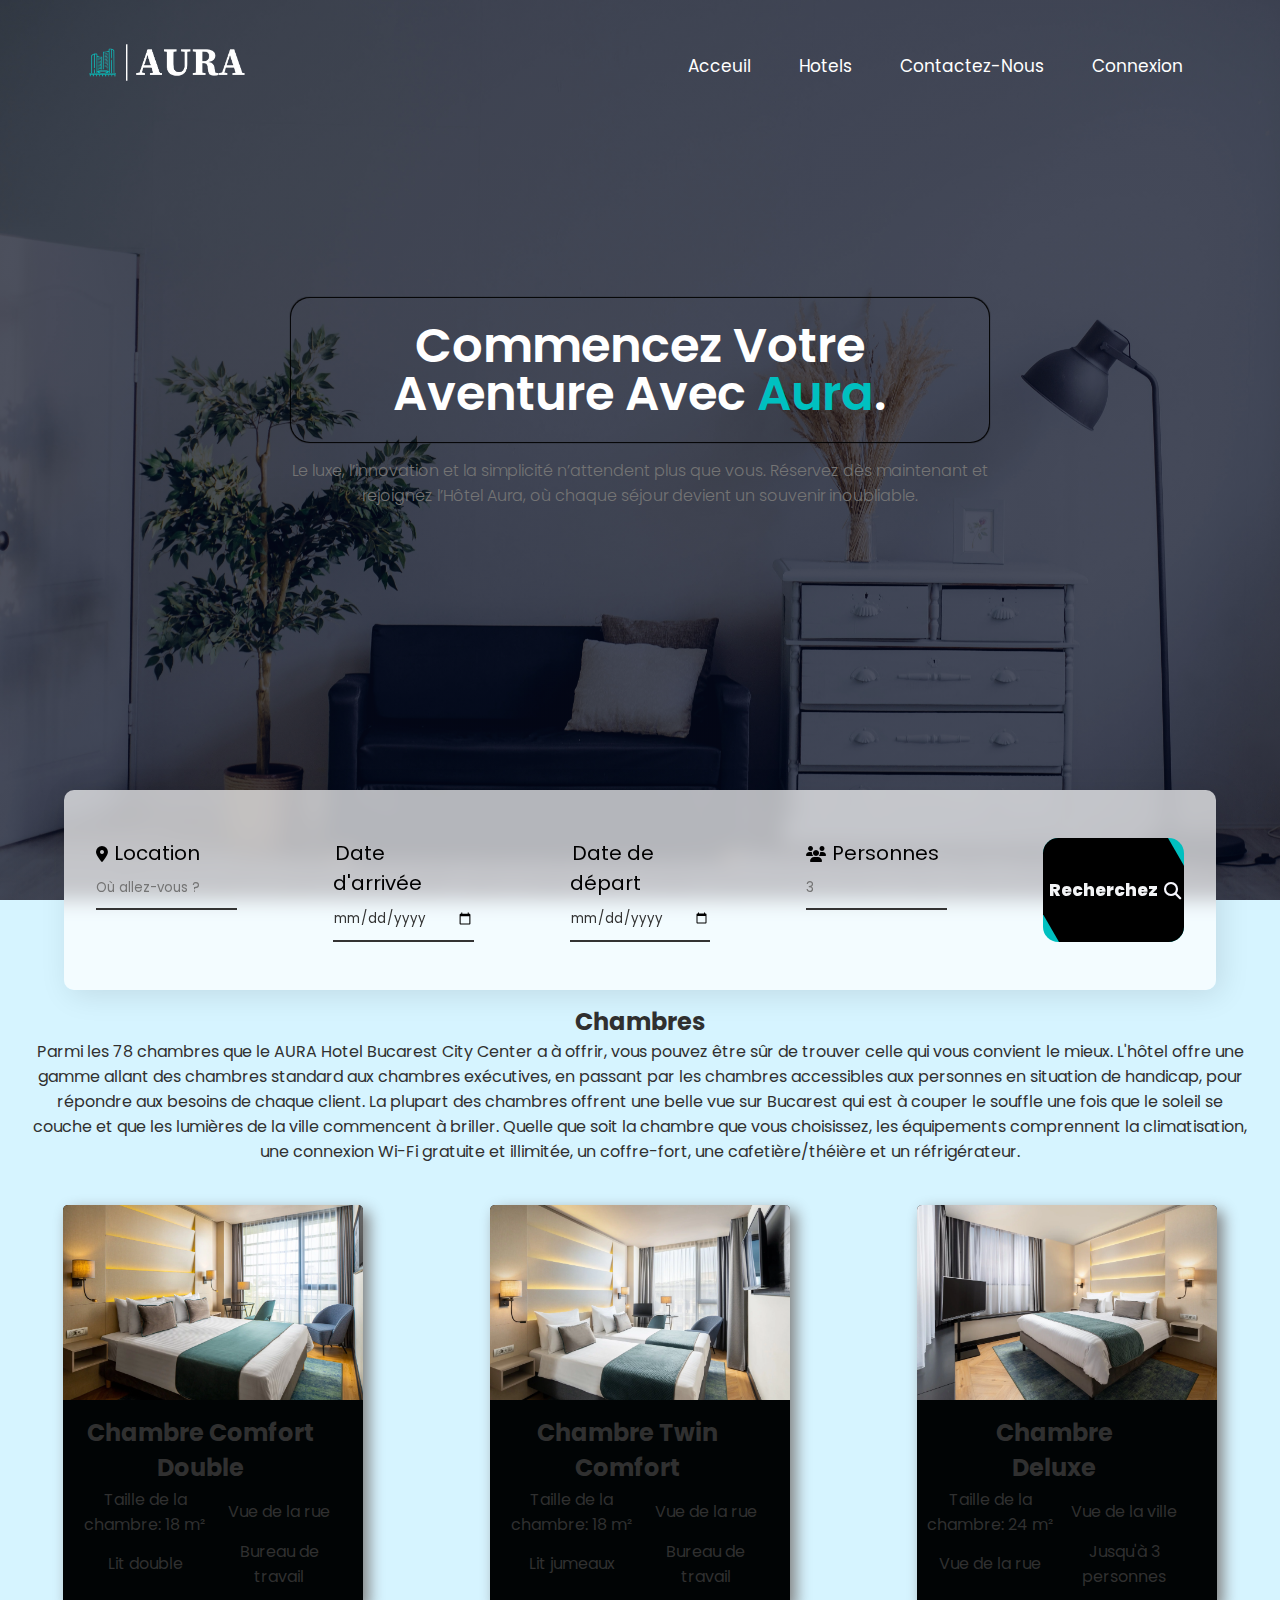
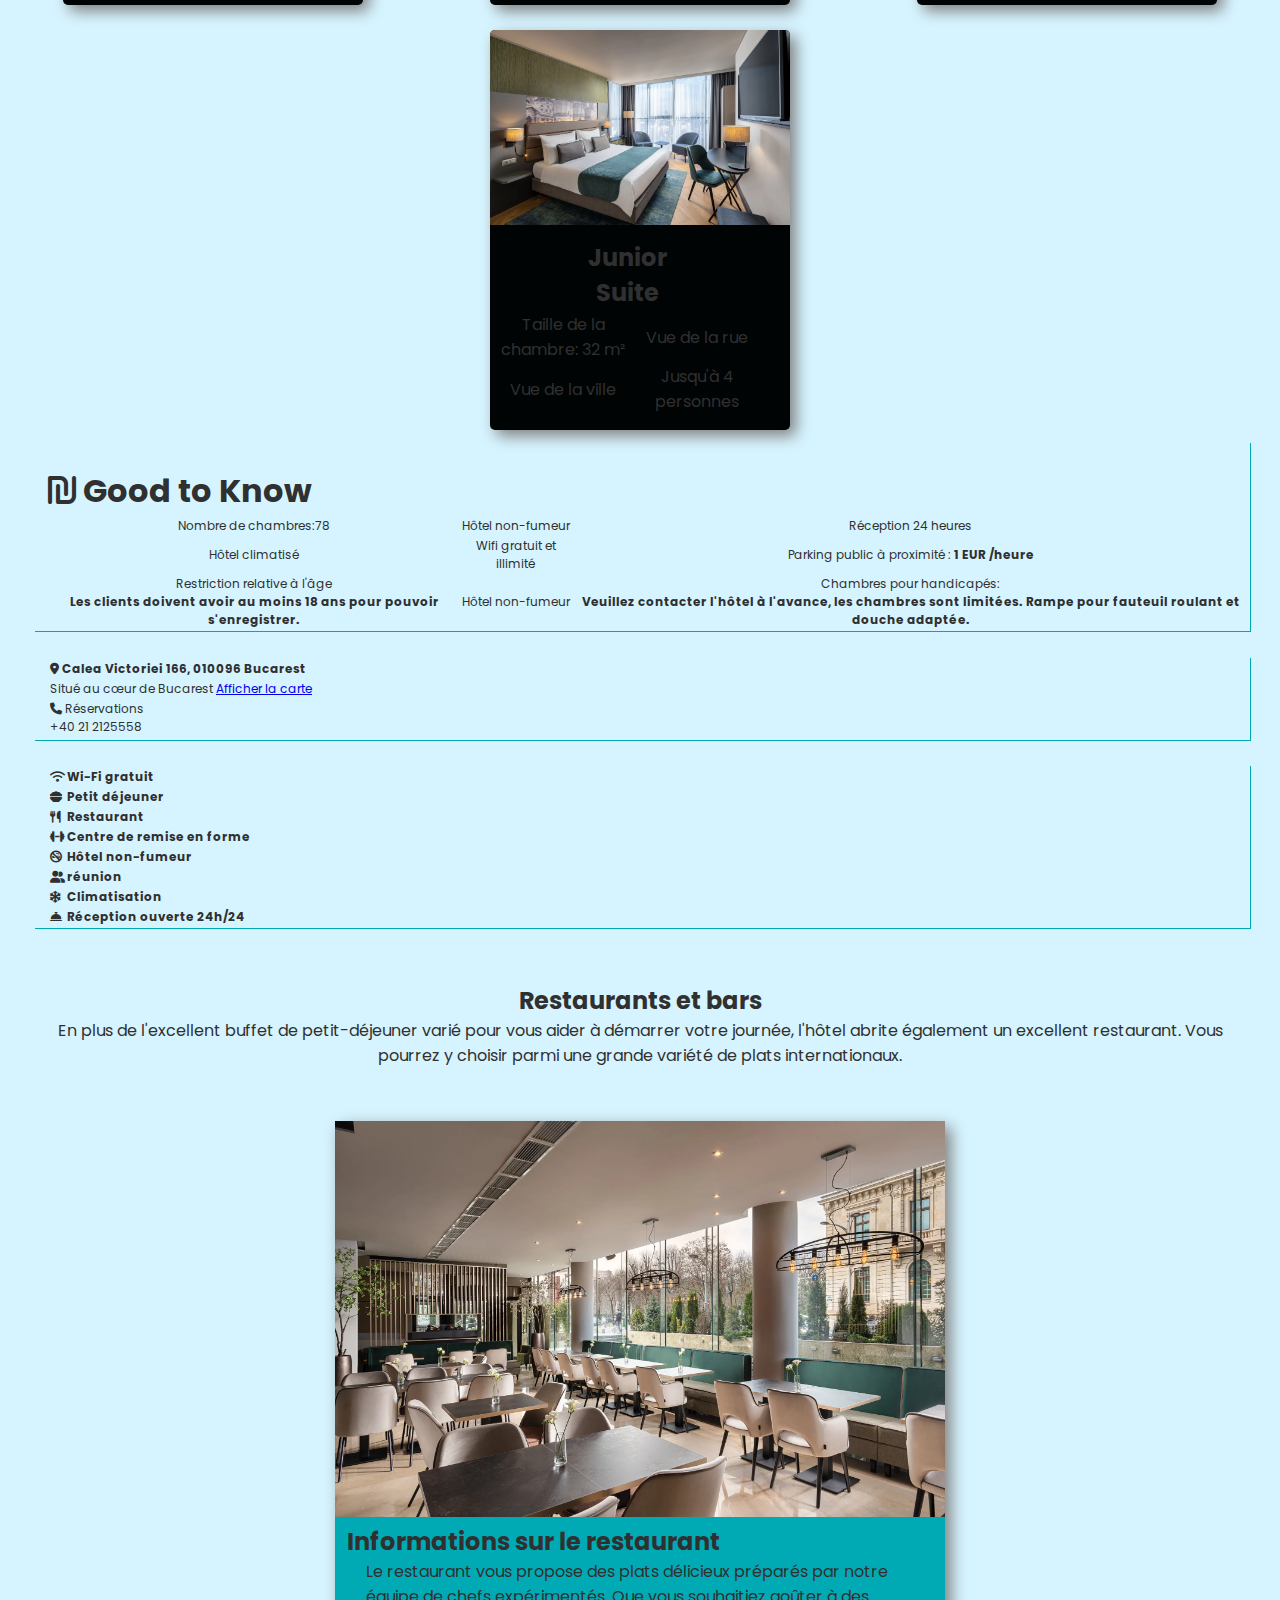
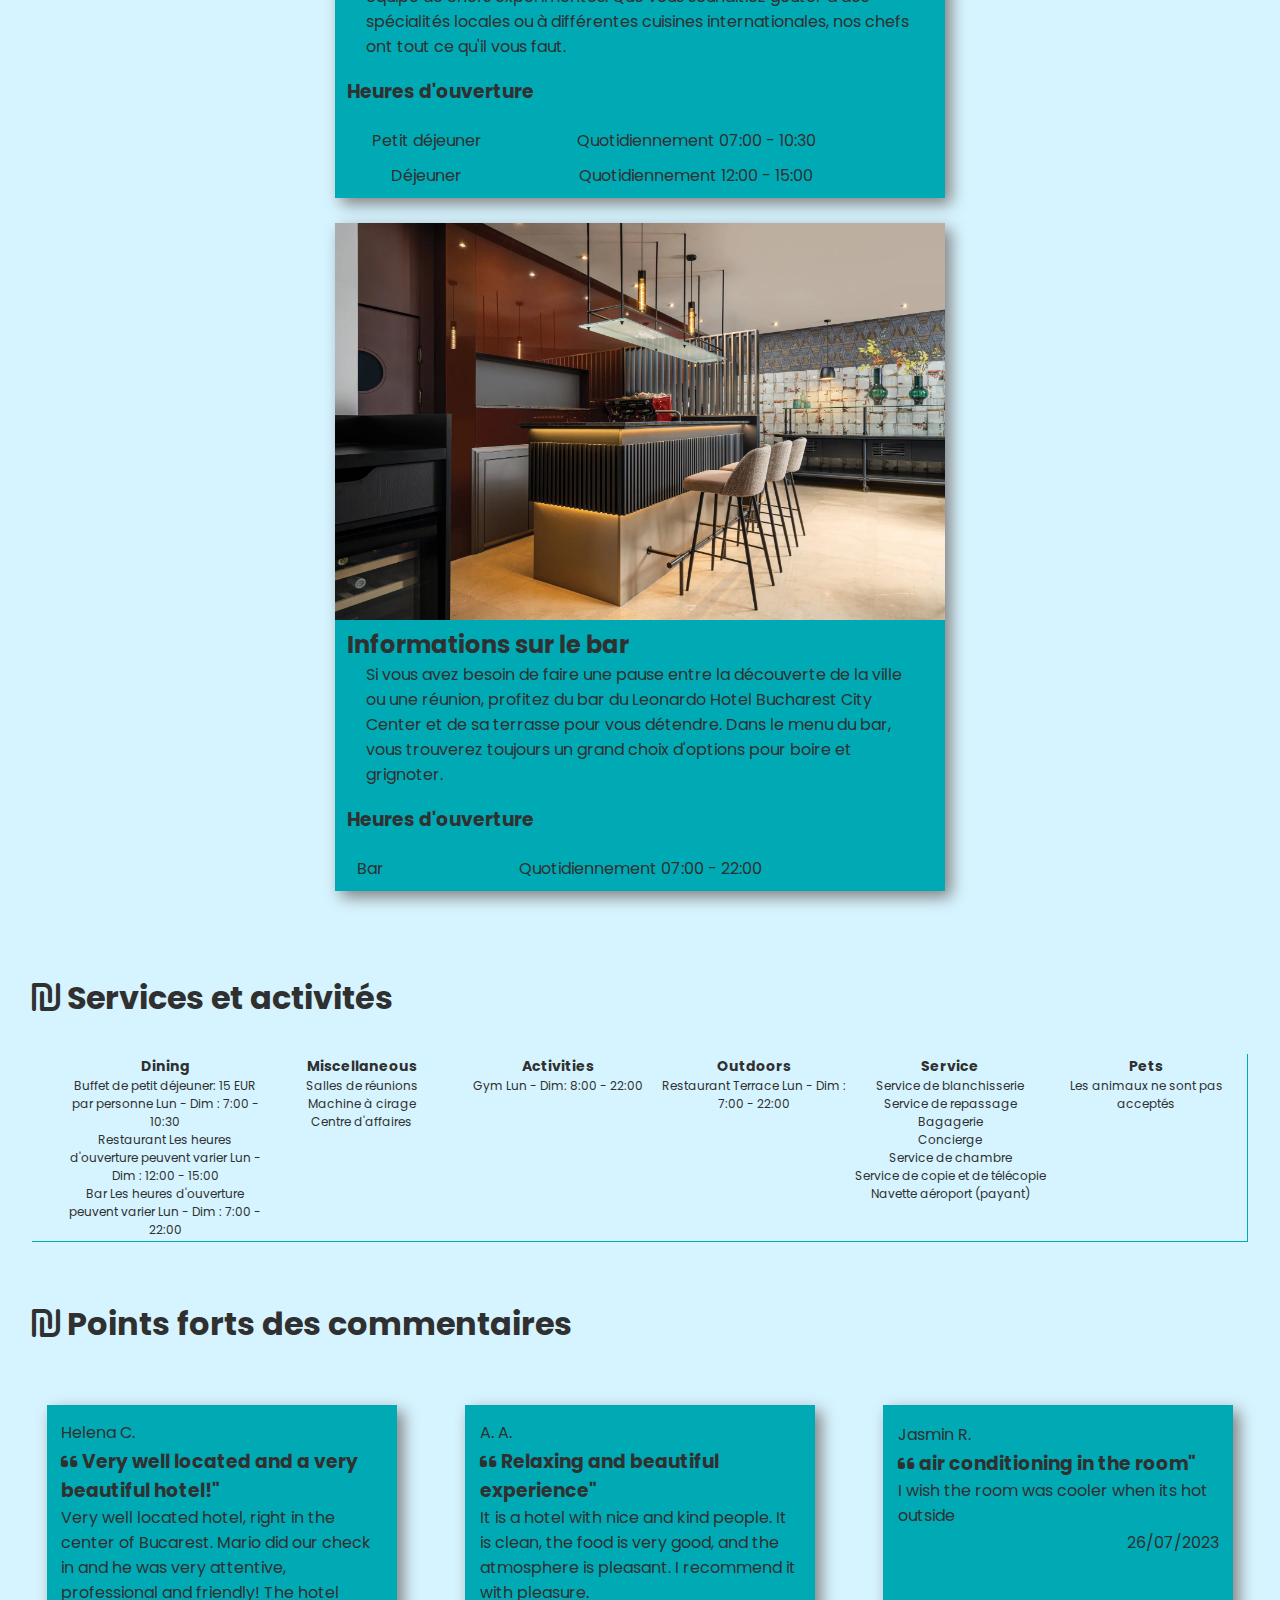
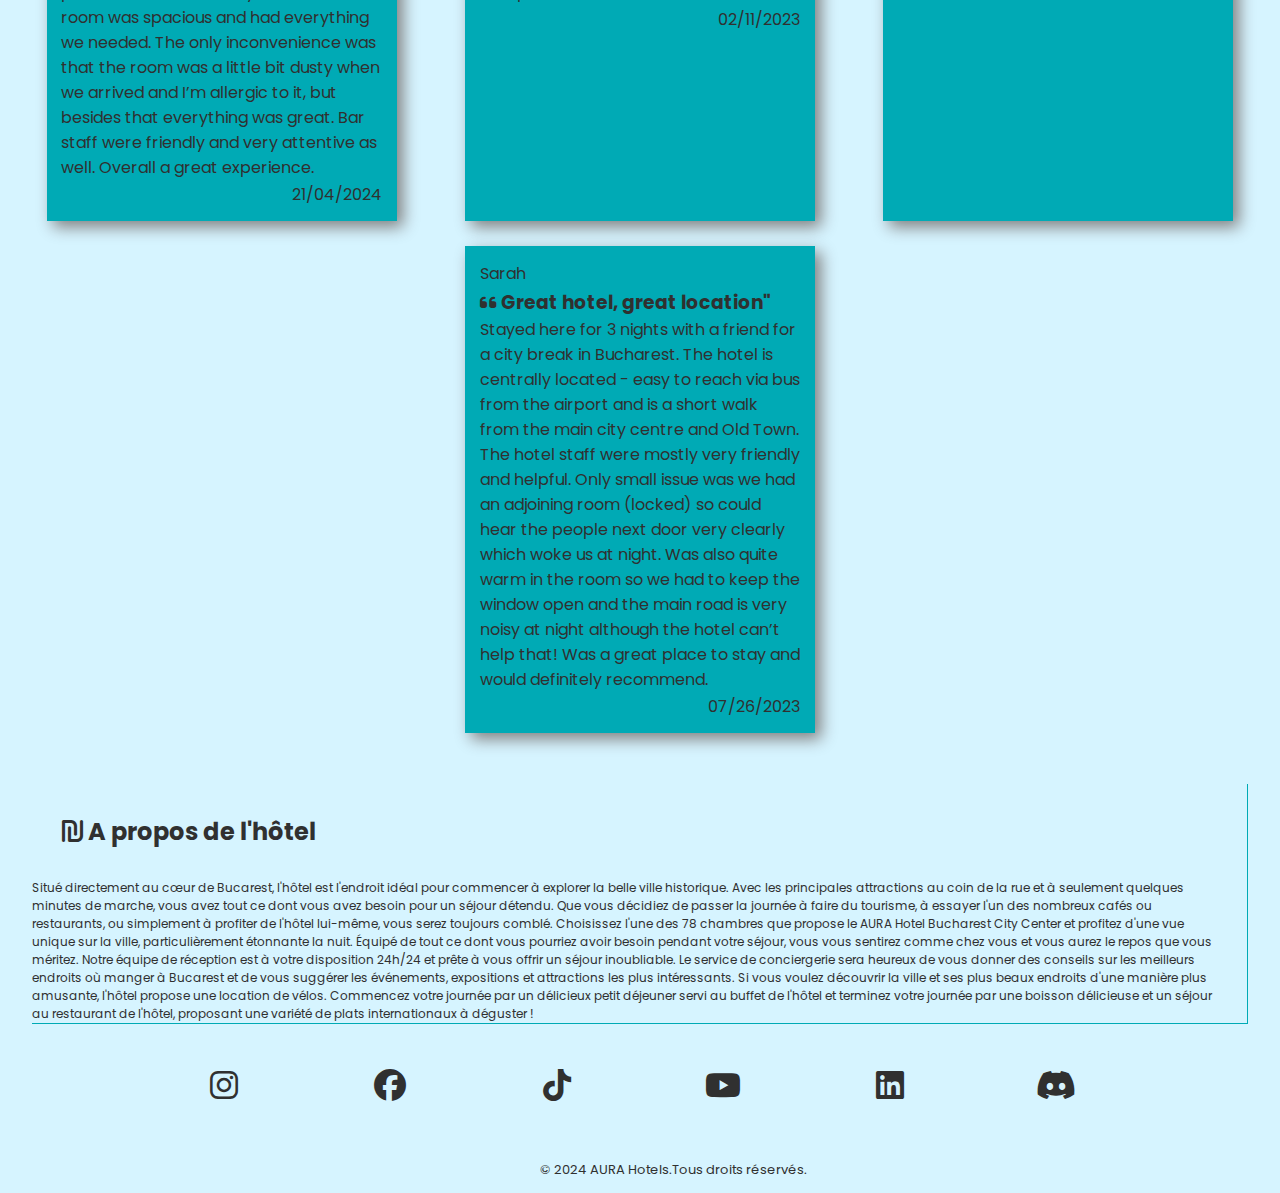
<file: index.html>
<!DOCTYPE html>
<html lang="en">
<head>
   <meta charset="UTF-8" />
    <meta name="viewport" content="width=device-width, initial-scale=1.0" />
    <link rel="stylesheet" href="style.css">
    <link rel="stylesheet" href="z.css">
    <link rel="stylesheet" href="https://cdnjs.cloudflare.com/ajax/libs/font-awesome/6.7.1/css/all.min.css">
    <link rel="icon" href="images/web.png">
    <title>AURA</title>
</head>
<body>

    <section class="header">

        <nav>
           
            <a href="index.html" ><img class="logo" src="images/logo.png"></a>
           

            <div class="nav-links" id="navLinks">

              <i class="fa fa-times" onclick="hidemenu()"></i>

              <ul>
                <li><a href="index.html">Acceuil</a></li>
                <li><a href="#Hotels">Hotels</a></li>
                <li><a href="contacts.html">Contactez-nous</a></li>
                <li><a href="aymane.html" target="_blank">Connexion</a></li>
              </ul>

            </div>
            
            <i class="fa fa-bars" onclick="showmenu()"></i>

        </nav>


           <!--Java Script for toggle menu-->
           <script>
            var navLinks = document.getElementById("navLinks");
            function showmenu() {
              navLinks.style.right = "0";
            }
            function hidemenu() {
              navLinks.style.right = "-200px";

            }
          </script> 

        <div class="container">

            <div class="content">
                <div class="card">
                  <h1>Commencez Votre Aventure Avec<span> Aura</span>.</h1>
                </div>
              
              <p> Le luxe, l’innovation et la simplicité n’attendent plus que vous. Réservez dès maintenant  et 
                rejoignez l’Hôtel Aura, où chaque séjour devient un souvenir inoubliable. </p>
            </div>

        </div> 
        
    

        <section class="booking">
          <form action="/" class="form">
            <div class="inputs">
              <span><i class="fa-solid fa-location-dot"></i></span>
              <label for="Location">Location</label>
              <input type="text" placeholder="Où allez-vous ?" id="Location">
            </div>

            <div class="inputs">
              <span></span>
              <label for="1">Date d'arrivée</label>
              <input type="date" id="1">
            </div>

            <div class="inputs">
              <span></span>
              <label for="2">Date de départ</label>
              <input type="date" id="2">
            </div>


            <div class="inputs">
              <span><i class="fa-solid fa-users"></i></span>
              <label for="Personnes">Personnes</label>
              <input type="number" id="Personnes" placeholder="3">
            </div>
          
           
              <button class="cssbuttons-io">
              <span><a href="index.html">Recherchez </a><span> <i class="fa-solid fa-magnifying-glass"></i></span>  </span>

              </button>


            
          </form>
        </section>

      
    </section>


    <section class="z_tache" id="Hotels">
           
        <table id="txt">
            <tr>
                <td >
                    <h2>Chambres</h2>
                    Parmi les 78 chambres que le AURA Hotel Bucarest City Center a à offrir, vous pouvez être sûr de trouver celle qui vous convient le mieux. L'hôtel offre une gamme allant des chambres standard aux chambres exécutives, en passant par les chambres accessibles aux personnes en situation de handicap, pour répondre aux besoins de chaque client. La plupart des chambres offrent une belle vue sur Bucarest qui est à couper le souffle une fois que le soleil se couche et que les lumières de la ville commencent à briller. Quelle que soit la chambre que vous choisissez, les équipements comprennent la climatisation, une connexion Wi-Fi gratuite et illimitée, un coffre-fort, une cafetière/théière et un réfrigérateur.

                </td>
            </tr>
        </table>
        <div class="parent_imgs">
        <div id="div_rb1">
            <a href="z_link.html#sec1" target="_blank">
            <img class="imgz" src="Chambre Comfort double/1.webp" >
            </a>
                <table id="divt">
                    <tr>
                        <td colspan="2"><h2 id="h2z">Chambre Comfort Double</h2></td>
                    </tr>
                    <tr>
                        <td>Taille de la chambre: 18 m²</td>
                        <td>Vue de la rue</td>
                    </tr>
                    <tr>
                        <td>Lit double</td>
                        <td>Bureau de travail</td>
                    </tr>
    <!--add link pour la reservation direct si possoble-->
                </table>
        </div>
    <div id="div_rb1">   
             <a href="z_link.html#sec2" target="_blank">
        <img class="imgz" src="Chambre Twin Com/1.webp" >
            </a>
            <table id="divt">
                <tr>
                    <td colspan="2"><h2 id="h2z">Chambre Twin Comfort</h2></td>
                </tr>
                <tr>
                    <td>Taille de la chambre: 18 m²</td>
                    <td>Vue de la rue</td>
                </tr>
                <tr>
                    <td>Lit jumeaux</td>
                    <td>Bureau de travail</td>
                </tr>
            </table>
    </div>
    <div id="div_rb1">
        <a href="z_link.html#sec3" target="_blank">
        <img class="imgz" src="Junior Suit/1.webp" >
        </a>
            <table id="divt">
                <tr>
                    <td colspan="2"><h2 id="h2z">Chambre <br>Deluxe</h2></td>
                </tr>
                <tr>
                    <td>Taille de la chambre: 24 m²</td>
                    <td>Vue de la ville</td>
                </tr>
                <tr>
                    <td>Vue de la rue</td>
                    <td>Jusqu'à 3 personnes</td>
            </table>
    </div>

    <div id="div_rb1">
        <a href="z_link.html#sec4" target="_blank">
        <img class="imgz" src="Cambre Deluxe/1.webp" >
        </a>
        <table id="divt">
            <tr>
                <td colspan="2"><h2 id="h2z">Junior <br> Suite</h2></td>
            </tr>
            <tr>
                <td>Taille de la chambre: 32 m²</td>
                <td>Vue de la rue</td>
            </tr>
            <tr>
                <td>Vue de la ville</td>
                <td>Jusqu'à 4 personnes</td>
        </table>
</div>
</div>


<div id="inf_sh11">
<table id="divtp_c">
    <h1 id="h1zG">
        <i class="fa-solid fa-shekel-sign"></i>
        Good to Know
    </h1>
    <tr>
        <td>Nombre de chambres:78</td>
        <td>Hôtel non-fumeur</td>
        <td>Réception 24 heures</td>  
    </tr>

    <tr>
        <td>Hôtel climatisé</td>
        <td>
            Wifi gratuit et illimité</td>
        <td>Parking public à proximité :<b>
            1 EUR /heure</b></td>  
    </tr>

    <tr>
        <td>Restriction relative à l'âge<br>
           <b> Les clients doivent avoir au moins 18 ans pour pouvoir s'enregistrer.</b></td>
            <td>
                Hôtel non-fumeur</td>
        <td>Chambres pour handicapés:<br>
           <b> Veuillez contacter l'hôtel à l'avance, les chambres sont limitées. 
            Rampe pour fauteuil roulant et douche adaptée.</b></td>  
    </tr>
</table>

</div>

<div id="inf_sh11">
    <table  id="divtp">
        <tr>
            <td>
                <i class="fa-solid fa-location-dot"></i>
                <b>Calea Victoriei 166, 010096 Bucarest</b></td>
        </tr>
    
        <tr>
            <td>Situé au cœur de Bucarest <a href="local">Afficher la carte</a></td>
        </tr>
    
        <tr>
            <td>
                <i class="fa-solid fa-phone"></i>
                Réservations<br>
                +40 21 2125558
        </tr>
        <tr>
            <td></td>
        </tr>
    </table>
    
    </div>



<!--<div id="inf_sh1">
<table  id="divtp">
    <tr>
        <td>
            <i class="fa-solid fa-location-dot"></i>
            <b>Calea Victoriei 166, 010096 Bucarest</b></td>
    </tr>

    <tr>
        <td>Situé au cœur de Bucarest <a href="local">Afficher la carte</a></td>
    </tr>

    <tr>
        <td>
            <i class="fa-solid fa-phone"></i>
            Réservations<br>
            +40 21 2125558
    </tr>
    <tr>
        <td></td>
    </tr>
</table>

</div> -->

<div id="inf_sh11">
<table  id="divtp">
    <tr>
        <td>
            <i class="fa-solid fa-wifi"></i>
        </td>
        <td>
            <b>Wi-Fi gratuit</b></td>
        </td>
    </tr>

    <tr>
        <td><i class="fa-solid fa-bowl-food"></i></td>
        <td><b>Petit déjeuner</b></td>
    </tr>

    <tr>
        <td><i class="fa-solid fa-utensils"></i></td>
        <td><b>Restaurant</b></tr>
    <tr>
        <td><i class="fa-solid fa-dumbbell"></i></td>
        <td><b>Centre de remise en forme</b></td>
    </tr>
    <tr>
        <td><i class="fa-solid fa-ban-smoking"></i></td>
        <td><b>Hôtel non-fumeur</b></td>
    </tr>
    <tr>
        <td><i class="fa-solid fa-user-group"></i>
        <td><b>réunion</b></td>
    </tr>
    <tr>
        <td><i class="fa-solid fa-snowflake"></i></td>
        <td><b>Climatisation</b></td>
    </tr>
    <tr>
        <td><i class="fa-solid fa-bell-concierge"></i></td>
        <td><b>Réception ouverte 24h/24</b></td>
    </tr>
</table>

</div>

<table id="txt">
    <tr>
        <td>
            <h2>Restaurants et bars</h2>
            En plus de l'excellent buffet de petit-déjeuner varié pour vous aider à démarrer votre journée, l'hôtel abrite également un excellent restaurant. Vous pourrez y choisir parmi une grande variété de plats internationaux.
        </td>
    </tr>
</table> 

<!--
<div>
    <table>
        <tr>
            <td>
                <div id="div_rb">
                    <img class="imgz" src="res&bar/1.webp" >
                   <h2 id="h2z">Informations sur le restaurant</h2> 
                        <p id="para_rb">Le restaurant vous propose des plats délicieux préparés par notre équipe de chefs expérimentés. Que vous souhaitiez goûter à des spécialités locales ou à différentes cuisines internationales, nos chefs ont tout ce qu'il vous faut.</p>
            
                <h3 id="h2z">Heures d'ouverture</h3>
                
                <table id="divt" cellspacing="10px">
                    <tr>
                        <td>
                            Petit déjeuner
            
                        </td>
                        <td>
                            Quotidiennement
                            07:00 - 10:30
                        </td>
                    </tr>
                <tr>
                    <td>
                        Déjeuner
                    </td>
                    <td>
                        Quotidiennement
                        12:00 - 15:00
                    </td>
                </tr>
               </table>


        
        </div>
        
        
              
            <div id="div_rb">
                <img class="imgz" src="res&bar/2.webp" >
                <h2 id="h2z">Informations sur le bar</h2>
                <p id="para_rb"> Si vous avez besoin de faire une pause entre la découverte de la ville ou une réunion, profitez du bar du Leonardo Hotel Bucharest City Center et de sa terrasse pour vous détendre. Dans le menu du bar, vous trouverez toujours un grand choix d'options pour boire et grignoter.</p>
                <h3 id="h2z">Heures d'ouverture</h3>
            
                <table id="divt" cellspacing="10px">
                    <tr>
                        <td>
                            Bar
                        </td>
                        <td>
                            Quotidiennement
                            07:00 - 22:00
                        </td>
                    </tr>
               </table>
            </div>

        </td>
    </tr>
</table> 


-->


<div class="parent1">
    <div>
        <img class="imgz" src="res&bar/1.webp">


        <h2 id="h2z">Informations sur le restaurant</h2> 
        <p id="para_rb">Le restaurant vous propose des plats délicieux préparés par notre équipe de chefs expérimentés. Que vous souhaitiez goûter à des spécialités locales ou à différentes cuisines internationales, nos chefs ont tout ce qu'il vous faut.</p>
        <h3 id="h2z">Heures d'ouverture</h3>

        <table id="divt" cellspacing="10px">
            <tr>
                <td>
                    Petit déjeuner
    
                </td>
                <td>
                    Quotidiennement
                    07:00 - 10:30
                </td>
            </tr>
        <tr>
            <td>
                Déjeuner
            </td>
            <td>
                Quotidiennement
                12:00 - 15:00
            </td>
        </tr>
       </table>
        
    </div>
   
   
    <div>
        <img class="imgz" src="res&bar/2.webp">


        <h2 id="h2z">Informations sur le bar</h2>
        <p id="para_rb"> Si vous avez besoin de faire une pause entre la découverte de la ville ou une réunion, profitez du bar du Leonardo Hotel Bucharest City Center et de sa terrasse pour vous détendre. Dans le menu du bar, vous trouverez toujours un grand choix d'options pour boire et grignoter.</p>
        <h3 id="h2z">Heures d'ouverture</h3>

        <table id="divt" cellspacing="10px">
            <tr>
                <td>
                    Bar
                </td>
                <td>
                    Quotidiennement
                    07:00 - 22:00
                </td>
            </tr>
       </table>
    </div>
    </div>



























            
   
    <h1 id="h1z"> 
        
             <i class="fa-solid fa-shekel-sign"></i>
            Services et activités
    </h1>
       
       

<table id="table_sa">
<tr>
    <td>
        <div id="div_ser_1">
            <h3>Dining</h3>
            <ul>
                <li>
                    Buffet de petit déjeuner:
                    15 EUR par personne
                    Lun - Dim : 7:00 - 10:30
                </li>
                <li>
                    Restaurant
                    Les heures d'ouverture peuvent varier
                    Lun - Dim : 12:00 - 15:00
                </li>
                <li>
                    Bar
                    Les heures d'ouverture peuvent varier
                    Lun - Dim : 7:00 - 22:00
                </li>
            </ul>
        </div>
            <div id="div_ser">

            <h3>Miscellaneous</h3>
            <ul>
                <li>
                    Salles de réunions
                </li>
                <li>
                    Machine à cirage 
                </li>
                <li>
                    Centre d'affaires
                </li>
            </ul>
        </div>

        <div id="div_ser">
            <h3>Activities</h3>
            <ul>
                <li>
                    Gym

                    Lun - Dim: 8:00 - 22:00
                </li>
            </ul>
        </div>
        <div id="div_ser">

            <h3>Outdoors</h3>
                    <ul>
                        <li>
                            Restaurant Terrace
                            Lun - Dim : 7:00 - 22:00
                        </li>
                    </ul>

        </div>

        <div id="div_ser">
            <h3>Service</h3>
            <ul>
                <li>
                    Service de blanchisserie
                </li>
                <li>
                    Service de repassage
                </li>
                <li>
                    Bagagerie
                </li>
                <li>
                    Concierge
                </li>
                <li>
                    Service de chambre
                </li>
                <li>
                    Service de copie et de télécopie
                </li>
                <li>
                    Navette aéroport (payant)
                </li>
            </ul>
        </div>
        <div id="div_ser">

            <h3>Pets</h3>
                    <ul>
                        <li>
                            Les animaux ne sont pas acceptés
                        </li>
                    </ul>

        </div> 
    </td>
</tr>
</table>
<h1 id="h1z">
<i class="fa-solid fa-shekel-sign"></i>
Points forts des commentaires</h1>


<div class="parent">
<div>
    <table>
        <tr>
            <td>
                Helena C.
            </td>
        </tr>
        <tr>
            <td id="com">
                <h3>
                    <i class="fa-solid fa-quote-left"></i>
                    Very well located and a very beautiful hotel!"</h3>
                <p>
                    Very well located hotel, right in the center of Bucarest. Mario did our check in and he was very attentive, professional and friendly! The hotel room was spacious and had everything we needed. The only inconvenience was that the room was a little bit dusty when we arrived and I’m allergic to it, but besides that everything was great. Bar staff were friendly and very attentive as well. Overall a great experience.
                </p>

            </td>
        </tr>
        <tr>
            <td id="date">
                <p>
                21/04/2024
                </p>

            </td>
        </tr>
    </table>
</div>
<div>
    <table>
        <tr>
            <td>
                A. A.
            </td>
        </tr>
        <tr>
            <td>
                <h3>
                    <i class="fa-solid fa-quote-left"></i>
                    Relaxing and beautiful experience"</h3>
                <p>
                    It is a hotel with nice and kind people. It is clean, the food is very good, and the atmosphere is pleasant. I recommend it with pleasure.
                </p>

            </td>
        </tr>
        <tr>
            <td id="date">
                <p>
                    02/11/2023
                </p>

            </td>
        </tr>
    </table>
</div>
<div>
    <table>
    <tr>
        <tr>
            <td>
                Jasmin R.
            </td>

        </tr>
        <td>
            <h3>
                <i class="fa-solid fa-quote-left"></i>
                air conditioning in the room"</h3>
            <p>
        I wish the room was cooler when its hot outside
            </p>

        </td>
    </tr>
    <tr>
        <td id="date">
            <p>
                26/07/2023
            </p>

        </td>
    </tr>
</table>
</div>
<div>
    <table>
        <tr>
            <td>
                Sarah
            </td>
        </tr>
    <tr>
        <td>
            <h3>
                <i class="fa-solid fa-quote-left"></i>
                Great hotel, great location"
            </h3>
            <p>
                Stayed here for 3 nights with a friend for a city break in Bucharest. The hotel is centrally located - easy to reach via bus from the airport and is a short walk from the main city centre and Old Town. The hotel staff were mostly very friendly and helpful. Only small issue was we had an adjoining room (locked) so could hear the people next door very clearly which woke us at night. Was also quite warm in the room so we had to keep the window open and the main road is very noisy at night although the hotel can’t help that! Was a great place to stay and would definitely recommend.
            </p>

        </td>
    </tr>
    <tr>
        <td id="date">
            <p>
                07/26/2023
            </p>

        </td>
    </tr>
</table>
</div>
</div>











<div id="div_apr">
<h1 id="h1z">
    <i class="fa-solid fa-shekel-sign"></i>
    A propos de l'hôtel
</h1>
<p>
Situé directement au cœur de Bucarest, l'hôtel est l'endroit idéal pour commencer à explorer la belle ville historique. Avec les principales attractions au coin de la rue et à seulement quelques minutes de marche, vous avez tout ce dont vous avez besoin pour un séjour détendu. Que vous décidiez de passer la journée à faire du tourisme, à essayer l'un des nombreux cafés ou restaurants, ou simplement à profiter de l'hôtel lui-même, vous serez toujours comblé.
Choisissez l'une des 78 chambres que propose le AURA Hotel Bucharest City Center et profitez d'une vue unique sur la ville, particulièrement étonnante la nuit. Équipé de tout ce dont vous pourriez avoir besoin pendant votre séjour, vous vous sentirez comme chez vous et vous aurez le repos que vous méritez. Notre équipe de réception est à votre disposition 24h/24 et prête à vous offrir un séjour inoubliable. Le service de conciergerie sera heureux de vous donner des conseils sur les meilleurs endroits où manger à Bucarest et de vous suggérer les événements, expositions et attractions les plus intéressants.
Si vous voulez découvrir la ville et ses plus beaux endroits d'une manière plus amusante, l'hôtel propose une location de vélos. Commencez votre journée par un délicieux petit déjeuner servi au buffet de l'hôtel et terminez votre journée par une boisson délicieuse et un séjour au restaurant de l'hôtel, proposant une variété de plats internationaux à déguster !
</p>

</div>











<div id="div_ico">


<div>
<a href="">
    <i id="ico" class="fa-brands fa-instagram"></i>
</a>
</div>
<div>
<a href="">
<i id="ico" class="fa-brands fa-facebook"></i>
</a>
</div>
<div>
<a href="">
<i id="ico" class="fa-brands fa-tiktok"></i>
</a>
</div>
<div>
<a href="">
<i id="ico" class="fa-brands fa-youtube"></i>
</a>
</div>
<div>
<a href>
<i id="ico" class="fa-brands fa-linkedin"></i>
</a>
</div>
<div>
<a href="">
<i id="ico" class="fa-brands fa-discord"></i>
</a>
</div>

<p class="center">&copy; 2024 AURA Hotels.Tous droits réservés.</p> 


</div>




























</section>

   
    
</body>
</html>
</file>
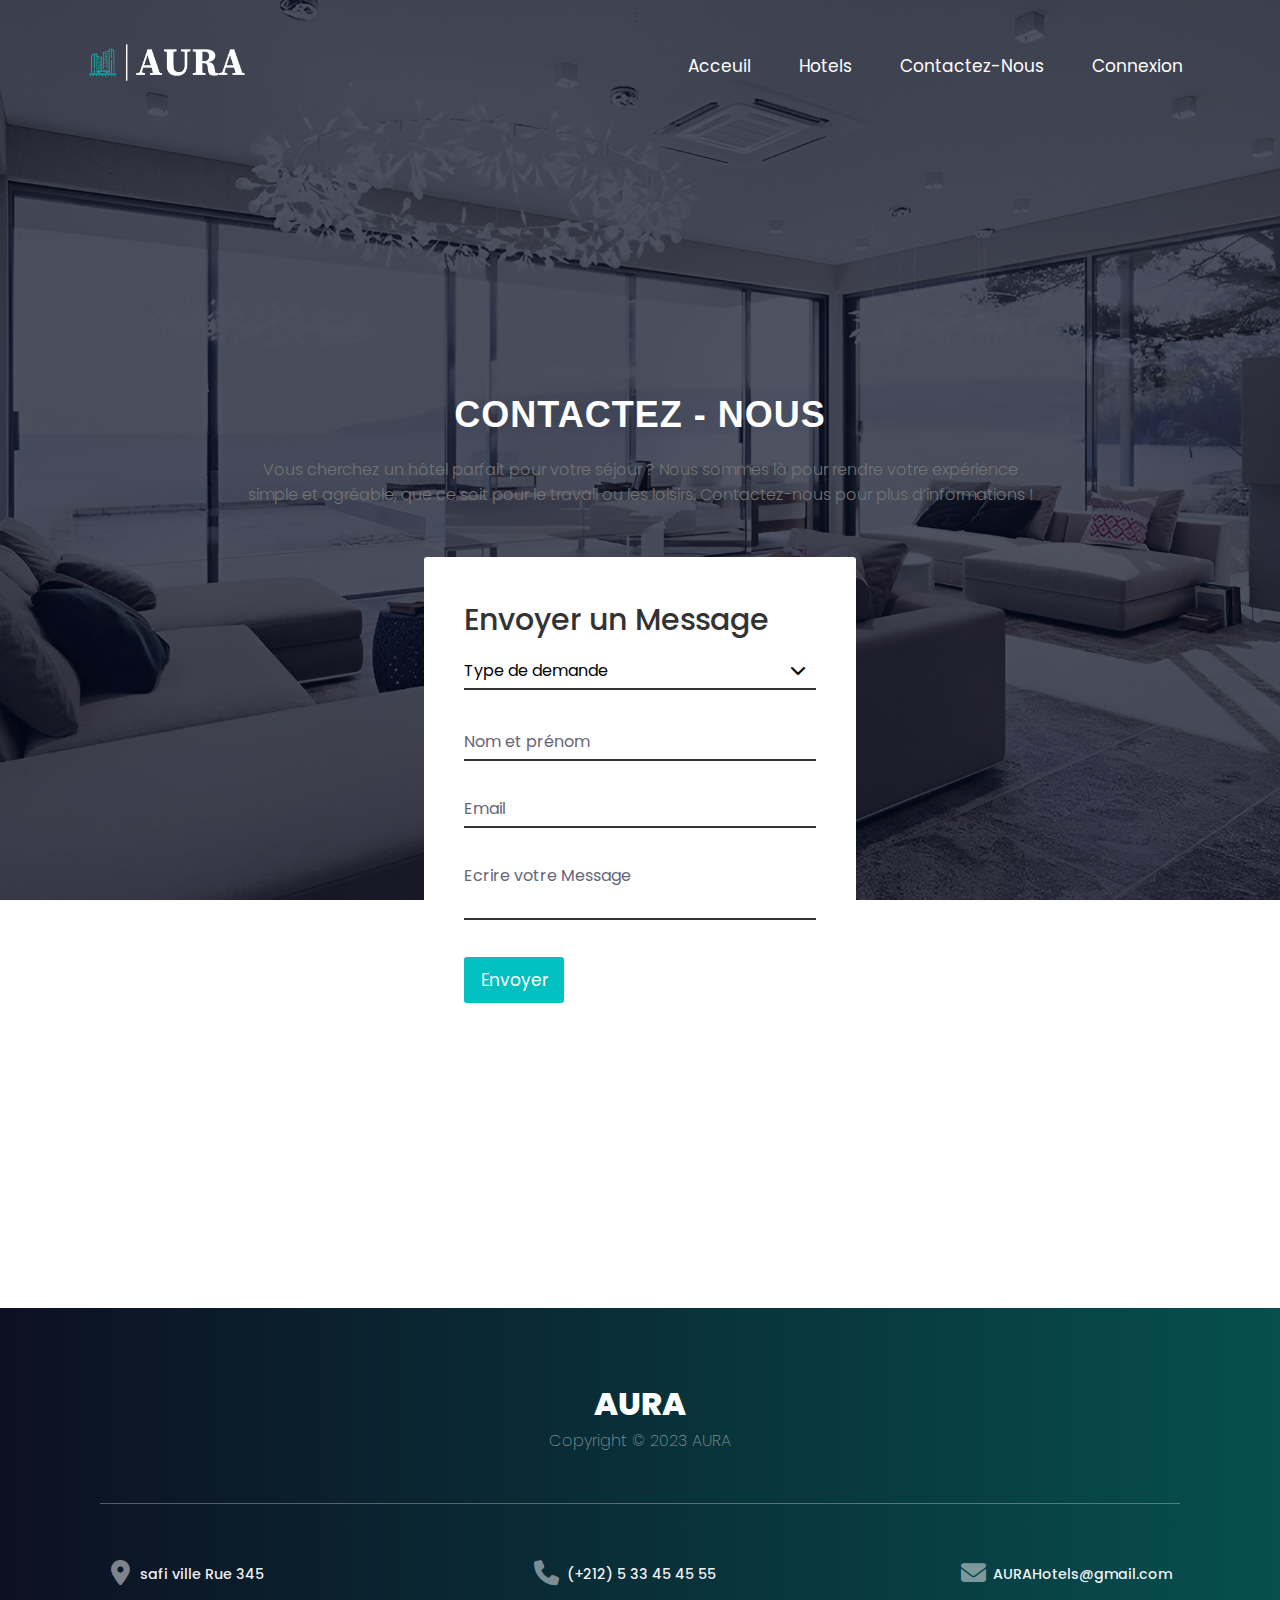
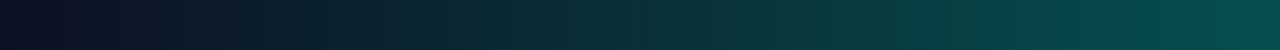
<file: contacts.html>
<!DOCTYPE html>
<html lang="en">
<head>

    <meta charset="UTF-8" />
    <meta name="viewport" content="width=device-width, initial-scale=1.0" />
    <link rel="stylesheet" href="contacts.css">
    <link rel="stylesheet" href="https://cdnjs.cloudflare.com/ajax/libs/font-awesome/6.7.1/css/all.min.css">
    <link rel="icon" href="images/web.png">
    <title>contacts</title>

</head>

<body>

    <section class="header">
       <nav>

            <a href="index.html" ><img class="logo" src="images/logo.png"></a>
            
            
            <div class="nav-links" id="navLinks">

            <i class="fa  fa-times" onclick="hidemenu()"></i>

              <ul>
                <li><a href="index.html">Acceuil</a></li>
                <li><a href="#Hotels">Hotels</a></li>
                <li><a href="contacts.html">Contactez-nous</a></li>
                <li><a href="#login.html">Connexion</a></li>
              </ul>       
            </div>
            <i class="fa fa-bars" onclick="showmenu()"></i>

            
        </nav>

           <!--Java Script for toggle menu-->
           <script>
            var navLinks = document.getElementById("navLinks");
            function showmenu() {
              navLinks.style.right = "0";
            }
            function hidemenu() {
              navLinks.style.right = "-200px";
            }
          </script> 


        <section class="contacte" id="Contacter">
            <div class="content">
                <h2>Contactez - nous</h2>
                <p>Vous cherchez un hôtel parfait pour votre séjour ? Nous sommes là pour rendre votre expérience simple et agréable, que ce soit pour le travail ou les loisirs. Contactez-nous pour plus d’informations !</p>
              </div>
                   <div class="contacteForm">
                     <form>
                        <h2>Envoyer un Message</h2>

                         <div class="Select-menu">
                            <div>
                              <div class="Select-btn">
                                <span class="S-text">Type de demande</span>
                                <i class="fa-solid fa-chevron-down"></i>
                              </div>
                              
                              <ul class="options">
                               <li class="option">
                                    <span class="option-text">Demende génerale</span>
                                </li>
                                <li class="option">
                                    <span class="option-text">Réclamation</span>
                                </li>
                                <li class="option">
                                    <span class="option-text">incident technique</span>
                                </li>
                                <li class="option">
                                    <span class="option-text">Autres</span>
                                </li>
                              </ul>
                            </div>
                         </div>
                         <script src="script.js"></script>
                        
                        <div class="inputBox">
                            <input type="text"  required /> 
                            <span>Nom et prénom</span>
                        </div>
                        <div class="inputBox">
                            <input type="email" required /> 
                            <span>Email</span>
                        </div>                                      
                        <div class="inputBox">
                            <textarea   type="text" required="required"></textarea>
                            <span>Ecrire votre Message</span>
                            </div>                                      
                        <div class="inputBox">
                            <input type="submit" name="" value="Envoyer">
                        </div>
                     </form>
                   </div>
                  
          </section>
     
</section>
</section>

    <footer>
        
            <h3>AURA</h3>
             <h5>Copyright © 2023 AURA</h5>
             <hr>
                <div class="contacteInfo">
                    <div class="box">
                        <div class="icons"><i class="fa-solid fa-location-dot"></i></div>
                        <div class="text">
                            <p>safi ville Rue 345</p>
                         </div>
                    </div>
                    <div class="box">
                        <div class="icons"><i class="fa-solid fa-phone"></i></div>
                        <div class="text">
                            <p>(+212) 5 33 45 45 55</p>
                        </div>
                    </div>
                    <div class="box">
                        <div class="icons"><i class="fa-solid fa-envelope"></i></div>
                        <div class="text">
                            <p>AURAHotels@gmail.com</p>
                        </div>
                    </div>
               </div>
            
      </footer>

  
</body>
</html>
</file>
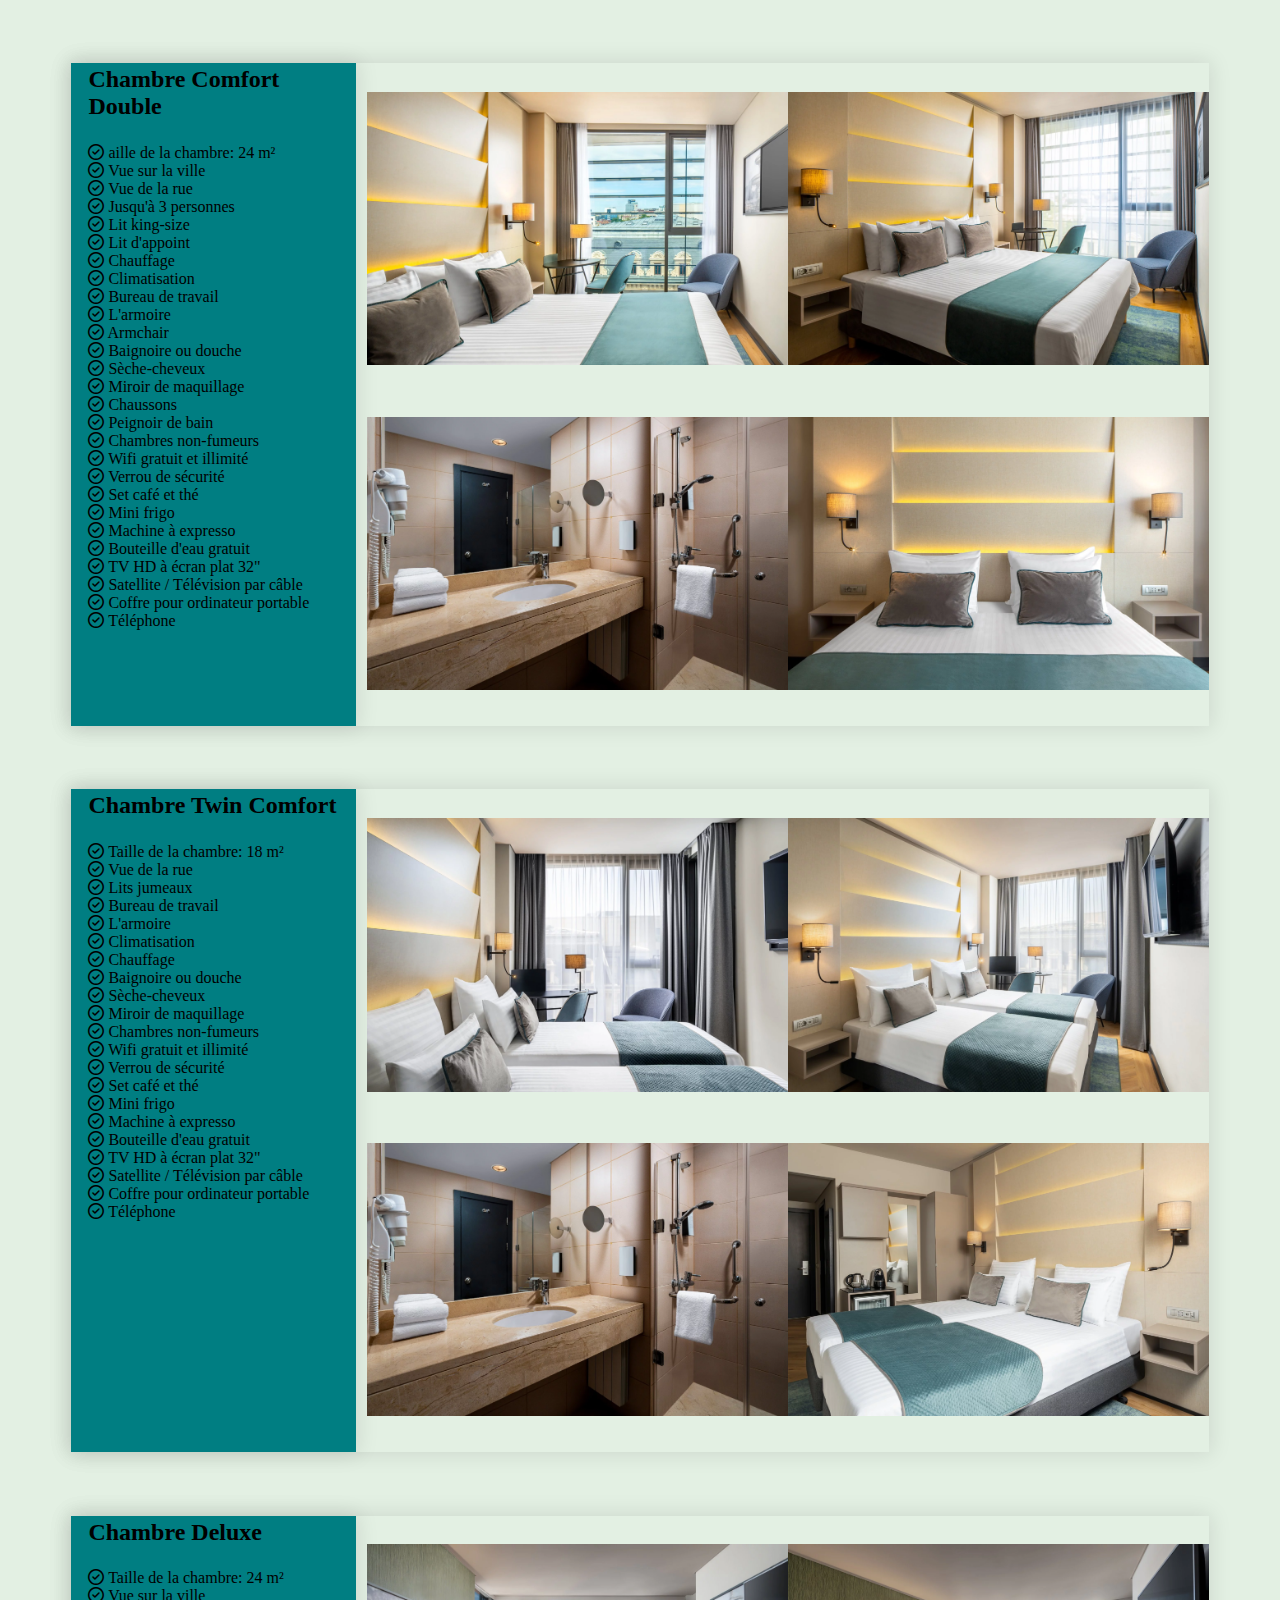
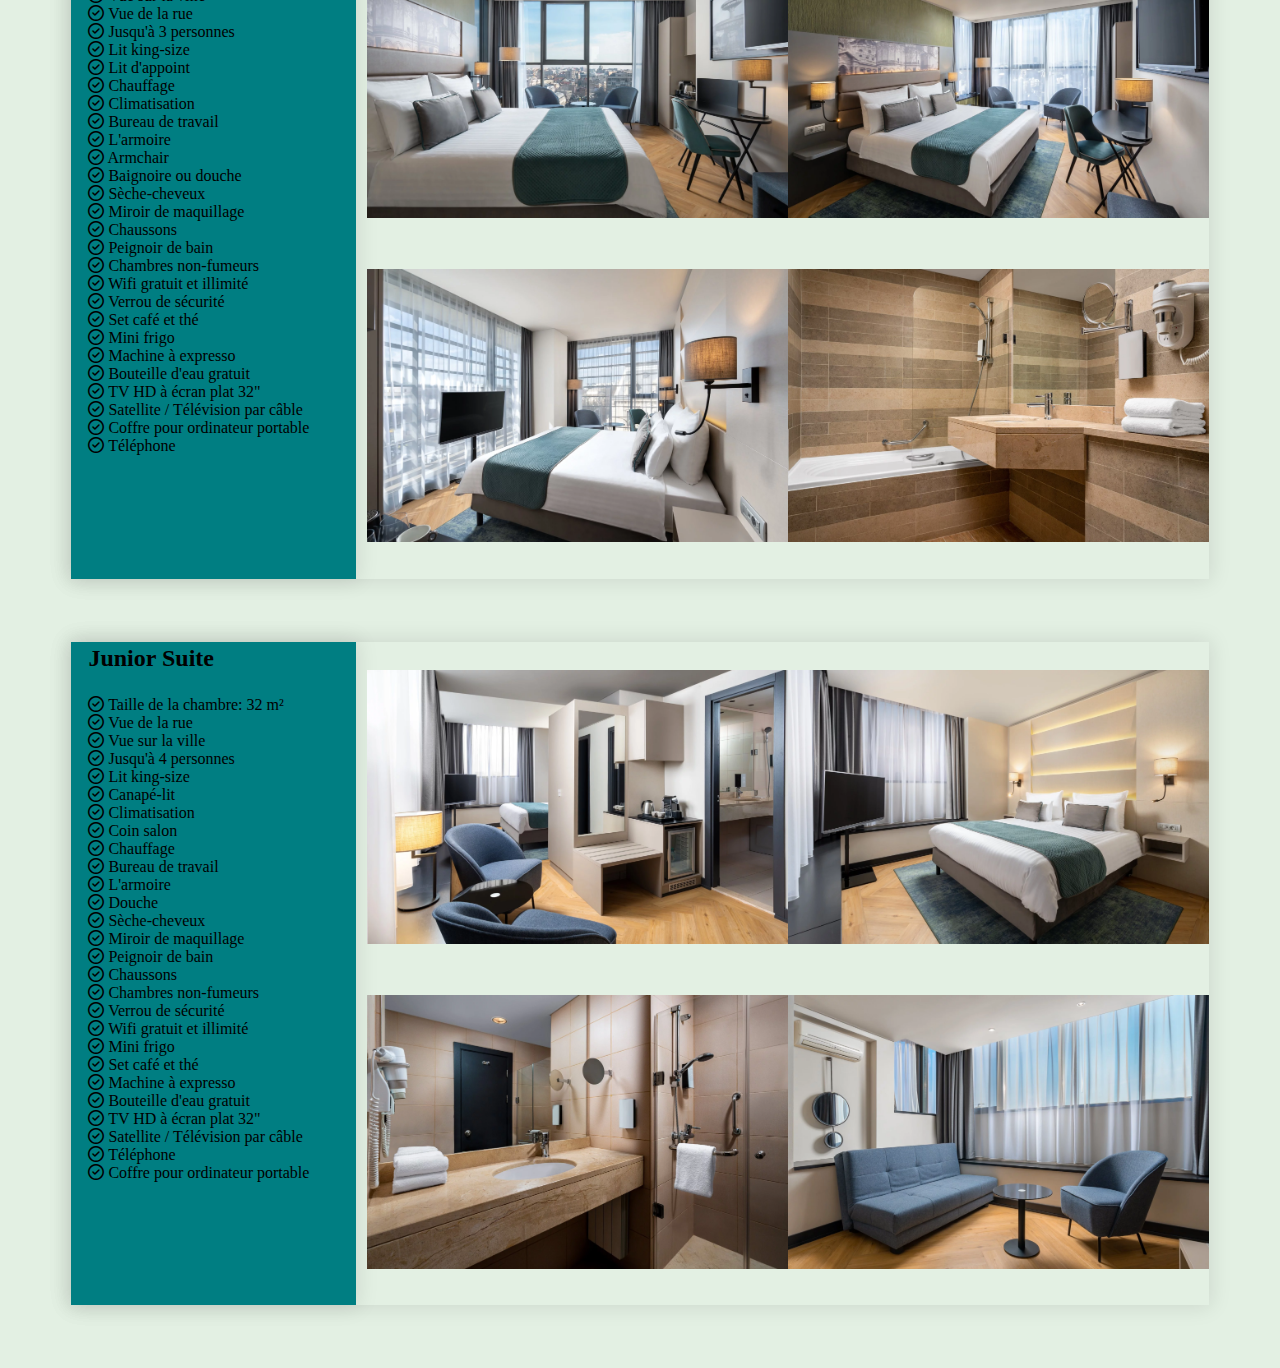
<file: z_link.html>
<html>
    <head>
        <title>

        </title>
        <link rel="stylesheet" href="z_link.css">
        <link rel="stylesheet" href="https://cdnjs.cloudflare.com/ajax/libs/font-awesome/6.7.1/css/all.min.css"  />
    </head>
    <body>
        <section id="sec1" class="sec">
            <div id="list">
                <table class="tab">
                    <tr>
                        <td>
                            <h2>
                                Chambre Comfort Double
                            </h2>
                        </td>
                    </tr>
                    <tr>
                        <td>
                                                        <i class="fa-regular fa-circle-check"></i> 
                            aille de la chambre: 24 m²<br>
                                                        <i class="fa-regular fa-circle-check"></i>                 

                            Vue sur la ville<br>
                                                        <i class="fa-regular fa-circle-check"></i>                 

                            Vue de la rue<br>
                                                        <i class="fa-regular fa-circle-check"></i>                 

                            Jusqu'à 3 personnes<br>
                                                        <i class="fa-regular fa-circle-check"></i>                 

                            Lit king-size<br>
                                                        <i class="fa-regular fa-circle-check"></i>                 

                            Lit d'appoint<br>
                                                        <i class="fa-regular fa-circle-check"></i>                 

                            Chauffage<br>
                                                        <i class="fa-regular fa-circle-check"></i>                 

                            Climatisation<br>
                                                        <i class="fa-regular fa-circle-check"></i>                 

                            Bureau de travail<br>
                                                        <i class="fa-regular fa-circle-check"></i>                 

                            L'armoire<br>
                                                        <i class="fa-regular fa-circle-check"></i>                 

                            Armchair<br>
                                                        <i class="fa-regular fa-circle-check"></i>                 

                            Baignoire ou douche<br>
                                                        <i class="fa-regular fa-circle-check"></i>                 

                            Sèche-cheveux<br>
                                                        <i class="fa-regular fa-circle-check"></i>                 

                            Miroir de maquillage<br>
                                                        <i class="fa-regular fa-circle-check"></i>                 

                            Chaussons<br>
                                                        <i class="fa-regular fa-circle-check"></i>                 

                            Peignoir de bain<br>
                                                        <i class="fa-regular fa-circle-check"></i>                 

                            Chambres non-fumeurs<br>
                                                        <i class="fa-regular fa-circle-check"></i>                 

                            Wifi gratuit et illimité<br>
                                                        <i class="fa-regular fa-circle-check"></i>                 

                            Verrou de sécurité<br>
                                                        <i class="fa-regular fa-circle-check"></i>                 

                            Set café et thé<br>
                                                        <i class="fa-regular fa-circle-check"></i>                 

                            Mini frigo<br>
                                                        <i class="fa-regular fa-circle-check"></i>                 

                            Machine à expresso<br>
                                                        <i class="fa-regular fa-circle-check"></i>                 

                            Bouteille d'eau gratuit<br>
                                                        <i class="fa-regular fa-circle-check"></i>                 

                            TV HD à écran plat 32"<br>
                                                        <i class="fa-regular fa-circle-check"></i>                 

                            Satellite / Télévision par câble<br>
                                                        <i class="fa-regular fa-circle-check"></i>                 

                            Coffre pour ordinateur portable<br>
                                                        <i class="fa-regular fa-circle-check"></i>                 

                            Téléphone
                        </td>
                    </tr>
                </table>

            </div>

            <div classe="cont">
                <div class="box">
                
                    <img src="Chambre Comfort double/1.webp" alt="picture-test">
               

                </div>

                <div class="box">
                    <img src="Chambre Comfort double/2.webp" alt="picture-test">


                </div>

                <div class="box">
                    <img src="Chambre Comfort double/3.webp" alt="picture-test">

                </div>

                <div class="box">
                    <img src="Chambre Comfort double/4.webp" alt="picture-test">

                </div>

            </div>





    
        </section>








        <section id="sec2" class="sec">
            <div id="list">
                <table class="tab">
                    <tr>
                        <td>
                            <h2>
                                Chambre Twin Comfort
                            </h2>
                        </td>
                    </tr>
                    <tr>
                        <td>                                                        <i class="fa-regular fa-circle-check"></i> 

                            Taille de la chambre: 18 m²<br>                                                        <i class="fa-regular fa-circle-check"></i> 

                            Vue de la rue<br>                                                        <i class="fa-regular fa-circle-check"></i> 

                            Lits jumeaux<br>                                                        <i class="fa-regular fa-circle-check"></i> 

                            Bureau de travail<br>                                                        <i class="fa-regular fa-circle-check"></i> 

                            L'armoire<br>                                                        <i class="fa-regular fa-circle-check"></i> 

                            Climatisation<br>                                                        <i class="fa-regular fa-circle-check"></i> 

                            Chauffage<br>                                                        <i class="fa-regular fa-circle-check"></i> 

                            Baignoire ou douche<br>                                                        <i class="fa-regular fa-circle-check"></i> 

                            Sèche-cheveux<br>                                                        <i class="fa-regular fa-circle-check"></i> 

                            Miroir de maquillage<br>                                                        <i class="fa-regular fa-circle-check"></i> 

                            Chambres non-fumeurs<br>                                                        <i class="fa-regular fa-circle-check"></i> 

                            Wifi gratuit et illimité<br>                                                        <i class="fa-regular fa-circle-check"></i> 

                            Verrou de sécurité<br>                                                        <i class="fa-regular fa-circle-check"></i> 

                            Set café et thé<br>                                                        <i class="fa-regular fa-circle-check"></i> 

                            Mini frigo<br>                                                        <i class="fa-regular fa-circle-check"></i> 

                            Machine à expresso<br>                                                        <i class="fa-regular fa-circle-check"></i> 

                            Bouteille d'eau gratuit<br>                                                        <i class="fa-regular fa-circle-check"></i> 

                            TV HD à écran plat 32"<br>                                                        <i class="fa-regular fa-circle-check"></i> 

                            Satellite / Télévision par câble<br>                                                        <i class="fa-regular fa-circle-check"></i> 

                            Coffre pour ordinateur portable<br>                                                        <i class="fa-regular fa-circle-check"></i> 

                            Téléphone
                        </td>
                    </tr>
                </table>
            </div>

            <div classe="cont">
                <div class="box">
                
                    <img src="Chambre Twin Com/1.webp" alt="picture-test">
               

                </div>

                <div class="box">
                    <img src="Chambre Twin Com/comforttwin2_7390f99467cf78cc8b996615557001fd_2048x1331_desktop_2.webp" alt="picture-test">


                </div>

                <div class="box">
                    <img src="Chambre Twin Com/comforttwin4_2f4dec3bacfe199ac85944da821cdfa9_2048x1331_desktop_2.webp" alt="picture-test">

                </div>

                <div class="box">
                    <img src="Chambre Twin Com/leonardohotelbucharestcitycenter_room_comforttwinbathroom_2023_4000x2600_3bed31c767193d7079f2640aa927d3d3_2048x1331_desktop_2.webp" alt="picture-test">

                </div>

            </div>


            
        </section>
        






        <section id="sec3" class="sec">
            <div id="list">
                <table class="tab">
                    <tr>
                        <td>
                            <h2>
                                Chambre Deluxe
                            </h2>
                        </td>
                    </tr>
                    <tr>
                        <td>
                                                        <i class="fa-regular fa-circle-check"></i>   
                            Taille de la chambre: 24 m²<br>
                                                        <i class="fa-regular fa-circle-check"></i>   
Vue sur la ville<br>
                                                        <i class="fa-regular fa-circle-check"></i>   
Vue de la rue<br>
                                                        <i class="fa-regular fa-circle-check"></i>   
Jusqu'à 3 personnes<br>
                                                        <i class="fa-regular fa-circle-check"></i>   
Lit king-size<br>
                                                        <i class="fa-regular fa-circle-check"></i>   
Lit d'appoint<br>
                                                        <i class="fa-regular fa-circle-check"></i>   
Chauffage<br>
                                                        <i class="fa-regular fa-circle-check"></i>   
Climatisation<br>
                                                        <i class="fa-regular fa-circle-check"></i>   
Bureau de travail<br>
                                                        <i class="fa-regular fa-circle-check"></i>   
L'armoire<br>
                                                        <i class="fa-regular fa-circle-check"></i>   
Armchair<br>
                                                        <i class="fa-regular fa-circle-check"></i>   
Baignoire ou douche<br>
                                                        <i class="fa-regular fa-circle-check"></i>   
Sèche-cheveux<br>
                                                        <i class="fa-regular fa-circle-check"></i>   
Miroir de maquillage<br>
                                                        <i class="fa-regular fa-circle-check"></i>   
Chaussons<br>
                                                        <i class="fa-regular fa-circle-check"></i>   
Peignoir de bain<br>
                                                        <i class="fa-regular fa-circle-check"></i>   
Chambres non-fumeurs<br>
                                                        <i class="fa-regular fa-circle-check"></i>   
Wifi gratuit et illimité<br>
                                                        <i class="fa-regular fa-circle-check"></i>   
Verrou de sécurité<br>
                                                        <i class="fa-regular fa-circle-check"></i>   
Set café et thé<br>
                                                        <i class="fa-regular fa-circle-check"></i>   
Mini frigo<br>
                                                        <i class="fa-regular fa-circle-check"></i>   
Machine à expresso<br>
                                                        <i class="fa-regular fa-circle-check"></i>   
Bouteille d'eau gratuit<br>
                                                        <i class="fa-regular fa-circle-check"></i>   
TV HD à écran plat 32"<br>
                                                        <i class="fa-regular fa-circle-check"></i>   
Satellite / Télévision par câble<br>
                                                        <i class="fa-regular fa-circle-check"></i>   
Coffre pour ordinateur portable<br>
                                                        <i class="fa-regular fa-circle-check"></i>   
Téléphone
                        </td>
                    </tr>
                </table>
            </div>

            <div classe="cont">
                <div class="box">
                
                    <img src="Cambre Deluxe/1.webp" alt="picture-test">
               

                </div>

                <div class="box">
                    <img src="Cambre Deluxe/deluxe2_67d0dc31c5c6be120f23630fa1e3059e_2048x1331_desktop_2.webp" alt="picture-test">


                </div>

                <div class="box">
                    <img src="Cambre Deluxe/leonardohotelbucharestcitycenter_room_deluxedoublebathroom2_2023_4000x2600_6c1b3cf6fc03764fe64935e874173678_2048x1331_desktop_2.webp" alt="picture-test">

                </div>

                <div class="box">
                    <img src="Cambre Deluxe/2.webp" alt="picture-test">

                </div>

            </div>


            
        </section>
        




        <section id="sec4" class="sec">
            <div id="list">
                <table class="tab">
                    <tr>
                        <td>
                            <h2>
                                Junior Suite
                            </h2>
                        </td>
                    </tr>
                    <tr>
                        <td>
                                                        <i class="fa-regular fa-circle-check"></i>   
Taille de la chambre: 32 m²<br>
                                                        <i class="fa-regular fa-circle-check"></i>   
Vue de la rue<br>
                                                        <i class="fa-regular fa-circle-check"></i>   
Vue sur la ville<br>
                                                        <i class="fa-regular fa-circle-check"></i>   
Jusqu'à 4 personnes<br>
                                                        <i class="fa-regular fa-circle-check"></i>   
Lit king-size<br>
                                                        <i class="fa-regular fa-circle-check"></i>   
Canapé-lit<br>
                                                        <i class="fa-regular fa-circle-check"></i>   
Climatisation<br>
                                                        <i class="fa-regular fa-circle-check"></i>   
Coin salon<br>
                                                        <i class="fa-regular fa-circle-check"></i>   
Chauffage<br>
                                                        <i class="fa-regular fa-circle-check"></i>   
Bureau de travail<br>
                                                        <i class="fa-regular fa-circle-check"></i>   
L'armoire<br>
                                                        <i class="fa-regular fa-circle-check"></i>   
Douche<br>
                                                        <i class="fa-regular fa-circle-check"></i>   
Sèche-cheveux<br>
                                                        <i class="fa-regular fa-circle-check"></i>   
Miroir de maquillage<br>
                                                        <i class="fa-regular fa-circle-check"></i>   
Peignoir de bain<br>
                                                        <i class="fa-regular fa-circle-check"></i>   
Chaussons<br>
                                                        <i class="fa-regular fa-circle-check"></i>   
Chambres non-fumeurs<br>
                                                        <i class="fa-regular fa-circle-check"></i>   
Verrou de sécurité<br>
                                                        <i class="fa-regular fa-circle-check"></i>   
Wifi gratuit et illimité<br>
                                                        <i class="fa-regular fa-circle-check"></i>   
Mini frigo<br>
                                                        <i class="fa-regular fa-circle-check"></i>   
Set café et thé<br>
                                                        <i class="fa-regular fa-circle-check"></i>   
Machine à expresso<br>
                                                        <i class="fa-regular fa-circle-check"></i>   
Bouteille d'eau gratuit<br>
                                                        <i class="fa-regular fa-circle-check"></i>   
TV HD à écran plat 32"<br>
                                                        <i class="fa-regular fa-circle-check"></i>   
Satellite / Télévision par câble<br>
                                                        <i class="fa-regular fa-circle-check"></i>   
Téléphone<br>
                                                        <i class="fa-regular fa-circle-check"></i>   
Coffre pour ordinateur portable
                        </td>
                    </tr>
                </table>
            </div>

            <div classe="cont">
                <div class="box">
                
                    <img src="Junior Suit/1.webp" alt="picture-test">
               

                </div>

                <div class="box">
                    <img src="Junior Suit/junior2_55f125cd4daae0380a49003728c728bf_2048x1331_desktop_2.webp" alt="picture-test">


                </div>

                <div class="box">
                    <img src="Junior Suit/junior4_845d474d838030d81d5a4bc7b11d1e04_2048x1331_desktop_2.webp" alt="picture-test">

                </div>

                <div class="box">
                    <img src="Junior Suit/leonardohotelbucharestcitycenter_room_deluxedoublebathroom1_2023_4000x2600_aaa63d7534eb93da9e461f1c3d19aaf6_2048x1331_desktop_2.webp" alt="picture-test">

                </div>

            </div>


            
        </section>
        




    </body>
</html>
</file>
<file: style.css>
@import url('https://fonts.googleapis.com/css2?family=Poppins:ital,wght@0,100;0,200;0,300;0,500;0,600;0,700;0,800;0,900;1,100;1,200;1,300;1,400;1,500;1,600;1,700;1,800;1,900&display=swap');
*{
    font-family: 'Poppins', sans-serif;
     margin: 0;
     padding: 0;
     box-sizing: border-box;
     scroll-behavior: smooth;
}


:root {
  --primary-color: #2c3855;
  --primary-color-dark: #435681;
  --text-dark: #333333;
  --text-light: #767268;
  --extra-light: #f3f4f6;
  --white: #ffffff;
  --max-width: 1200px;
}


/* giving the body a font  */

body {
    font-family: "popins", sans-serif;
  }

/* partie header  */

.header{
  width: 100%;
  min-height: 100vh;
  background-image: linear-gradient(rgba(4, 9, 30, 0.7), rgba(4, 9, 30, 0.7)), url(images/alexandra-gorn-JIUjvqe2ZHg-unsplash.jpg);
  background-position: center;
  background-size: cover;
  position: relative;
  background-attachment: fixed;


}

/* permet de cree un espace  items*/

nav{
  display: flex;
  font-size: 30px;
  padding: 2% 6%;
  align-items: center;
  justify-content: space-between;

}

.logo {
   width:180px;
  
  }

 


.nav-links{
  text-align: right;
  flex: 1;  
  padding-bottom: 10px;

}



.nav-links ul li{
  list-style : none ;
  display: inline-block;
  padding: 5px 20px;
  position: relative;
}


.nav-links ul li a {
  color: rgb(255, 255, 255);
  text-decoration: none;
  font-size: 17px;
  text-transform: capitalize;
}


.nav-links ul li ::after{
  content:"";
  width: 0%;
  height: 3px;
  background: #00c0c0;
  display: block;
  margin: auto;
  transition: 0.5s;
}

.nav-links ul li :hover::after{
  width: 100%;
}

nav .fa{
  display: none;
}





 /*small screen toggle*/
 @media (max-width: 700px) {

  .nav-links ul li {
   display: block;
  padding: 18px;
  }
  .nav-links {
  position: absolute;
  border: 2px solid rgba(255, 255, 255, 0.2);
  border-radius: 8px;
  backdrop-filter: blur(20px);
  box-shadow: 0 0 10px rgba(0, 0, 0, 0.2); 
  height: 80vh;
  width: 200px;
  top: 0;
  right: -200px;
  text-align: left;
  z-index: 1111;
  transition: 0.8s;
  }
  nav .fa {
  display: block;
  color: #fff;
  margin: 10px;
  font-size: 22px;
  cursor: pointer;
  }
  .nav-links ul {
  padding: 30px 0px;
  }
}
  




.container {
  padding: 5rem 6rem ;
}


.content {
  max-width: 70%;
  margin-left: 15%;
  margin-bottom: 10%;
  padding: 5rem 2rem;
}

.card h1 {
  line-height: 3rem;
  font-size: 48px;
  font-weight: 600;
  text-align: center;
  color:#ffffff;

}

.card span{
  color: #00c0c0;
}

.card{
  font-size: 8rem;
  margin-bottom: 1rem;
  padding: 1.5rem;
  box-shadow: 0px 0px 1px 0.1px rgb(1,1,1.1);
  border-radius: 1.2rem;
}

.content p {
  font-size: 1rem;
  font-weight: 300;
  margin-top: 10px;
  color: #747474;
  text-align: center;
  
}


.booking {
  position: absolute;
  bottom: -10%;
  left: 50%;
  transform: translateX(-50%);
  width: 90%;
  align-items: center;
  padding: 3rem 2rem;
  border-radius: 10px;
  background-color: rgba(255, 255, 255, 0.7);
  -webkit-backdrop-filter: blur(10px);
  backdrop-filter: blur(10px);
  box-shadow: 5px 5px 30px rgba(0, 0, 0, 0.1);
  }


  .booking form {
    width: 100%;
    flex: 1;
    display: grid;
    grid-template-columns: repeat(5, 1fr);
    gap: 6rem;
  }


  .booking  input {
    width: 100%;
    padding: 10px 0px;
    outline: none;
    border: none;
    background: transparent;
    border-bottom: 2px solid var(--text-dark);
    color: var(--text-dark);
  }


.booking label{
  font-size: 20px;
  padding-left: 2px;
}




/* From Uiverse.io by devkatyall */ 
.cssbuttons-io {
  position: relative;
  font-weight: 800;
  font-size: 17px;
  border-radius: 0.9em;
  cursor: pointer;
  border: none;
  background: #00c0c0 ;
  color: ghostwhite;
  overflow: hidden;
}



.cssbuttons-io span {
  position: relative;
  z-index: 10;
  transition: color 0.4s;
  display: inline-flex;
  align-items: center;
  padding: 6px;
}

.cssbuttons-io a{
  text-decoration: none;
  color: #f3f4f6;
}


.cssbuttons-io::before,
.cssbuttons-io::after {
  position: absolute;
  top: 0;
  left: 0;
  width: 100%;
  height: 100%;
  z-index: 0;
}

.cssbuttons-io::before {
  content: "";
  background: #000;
  width: 120%;
  left: -10%;
  transform: skew(30deg);
  transition: transform 0.4s cubic-bezier(0.3, 1, 0.8, 1);
}

.cssbuttons-io:hover::before {
  transform: translate3d(100%, 0, 0);
}

.cssbuttons-io:active {
  transform: scale(0.95);
}





@media (max-width: 700px){

  .content{
    margin-bottom: 100%;
  }

  .card h1 {
    line-height: 3rem;
    font-size:12px;
    border: none;
    align-content: center;
  
  }
  
  
  
  .card{
    padding: 10px;
  }
  
  .content p {
    font-size: 1rem;
    font-weight: 300;
    margin-top: 10px;
    
  }
  

  .booking {
    flex-direction: column;
    margin-bottom: 100px;


  }

  .booking form {
    grid-template-columns: repeat(1,1fr);
    gap: 2rem;

  }
 
  
  
 
  
}


.center{
  text-align:center ;
  margin-left:40% ;
}
</file>
<file: z.css>
/*.card {
    width: 400px;
    aspect-ratio: 1 /0.7;
    border-radius: 8px;
    position: relative;
    cursor: pointer;
}
.card image_box{
    width: 100%;
    height: 100%;
    border-radius: inherit;
}

.card .image_box img{
    width: 100%;
    height: 100%;
    object-fit: cover;
    object-position: 50% 90%;
    border-radius: inherit;
    transition: 0.5s ease-in-out;
}

.card::after{
    content: "";
    position:absolute;
    inset: 0;
    border: 2px solid white;
    border-radius:inherit ;
    opacity: 0;
    transition: 0.4s ease-in-out;
}
.card:hover img{
    filter:grayscale(1) brightness(0.4);
}

.card:hover::after{
    opacity: 1;
    inset: 20px
}
.content {
    width: 80%;
    position: absolute;
    top: 50%;
    left: 50%;
    transform: translate(-50%, -50%);

}*/

@import url('https://fonts.googleapis.com/css2?family=Poppins:ital,wght@0,100;0,200;0,300;0,500;0,600;0,700;0,800;0,900;1,100;1,200;1,300;1,400;1,500;1,600;1,700;1,800;1,900&display=swap');
*{
    font-family: 'Poppins', sans-serif;
     margin: 0;
     padding: 0;
     box-sizing: border-box;
     scroll-behavior: smooth;
}
body{
    background-color: #D6F4FF;
    font-family:"Times New Roman", Times, serif ;

}

#inf_sh11{
    float: left;
    width: 95%;
    height: 6%;
    margin-left: 2.75%;
    border-bottom: 1px solid #00aab5;
    border-right: 1px solid #00aab5;
    margin-bottom: 2%;
    overflow: hidden;
    padding-left: 1%;
}







.z_tache{
    margin-top: 5%;
    color: #303030;
    width: 100%;
    height: 450%;
    padding-top:1%;
    padding-bottom: 1%;
    font-family:Georgia, serif;
    
    
    }
    
    
    #div_rb1{
        float: left;
        width: 20%;
        background-color: #007e82;
        margin: 0.5%;
        margin-top: 5%;
        border-radius: 5px;
        background: linear-gradient(rgba(1,4,5));
        margin-bottom: 5%;
        box-shadow:4px 4px 10px gray;
        height: 10%;
        overflow: hidden;
    
    }

    .parent_imgs{
        display: flex;
        flex-wrap: wrap;
        justify-content: space-around;
    
    }
    .parent_imgs div{
        background-color: #00aab5;
    
        width: 350px;
        margin:1%;
        box-shadow:6px 6px 15px gray;
    }
    
    #div_rb1{
        background-color: #00aab5;
        height: 400px;
        width: 300px;
        margin:1%;
       /* padding:1%;*/
        box-shadow:6px 6px 15px gray;
    }
        
    
      /*  #div_rb1{
            float: left;
            width: 20%;
            background-color: #007e82;
            margin: 2.5%;
            margin-top: 5%;
            margin-bottom: 5%;
            box-shadow:6px 6px 15px gray;
            height: 19%;
        }
    */
    #divt{
        padding-top: 2%;
        font-size:100%;
        width:90%;
        text-align: center;
    }
    #h2z{
        margin:auto;
        padding-left: 2%;
    }
    
    #h1zG{
        text-align: left;
        margin-top: 2%;
    
    }
    
    #h1z{
        padding: 2.5%;
        
        text-align: left;
        margin-top: 2%;
    
    }
    
    #divtp{
        font-size:75%;
        height: 70%;
        overflow: hidden;
    
    
    }
    
    #divtp_c{
        font-size:75%;
        width:100%;
        height: 70%;
        text-align: center;
        overflow: hidden;
    }
    #txt{
        padding: 2%;
        text-align: center;
        margin: auto;
    }
    
    
    #inf{
        float: left;
        width: 95%;
        height: 6%;
        margin-left: 2.5%;
        border-bottom: 1px solid #00aab5;
        border-right: 1px solid #00aab5;
        margin-bottom: 2%;
        overflow: hidden;
    }

    #inf_sh1{
    
        float: left;
        width: 45%;
        height: 6%;
        margin-left: 2.75%;
        border-bottom: 1px solid #00aab5;
        border-right: 1px solid #00aab5;
        margin-bottom: 2%;
        overflow: hidden;
        padding-left: 1%;
    
    }
    
    #inf_sh{
    
        float: left;
        width: 45%;
        height: 6%;
        margin-left: 2.75%;
        border-bottom: 1px solid #00aab5;
        border-right: 1px solid #00aab5;
        margin-bottom: 2%;
        overflow: hidden;
        padding-left: 1%;
    
    }
    
    .imgz{
        width: 100% ;
    }

   
    
    #div_rb{
        float: left;
        width: 40%;
        background-color: #00aab5;
        margin: 5%;
        margin-top: 5%;
        box-shadow:6px 6px 15px gray;
        height: 25%;
    }
    #para_rb{
        padding-left: 5%;
        padding-right: 5%;
        margin-bottom: 3%;
        overflow: hidden;
    
        
    }
    
    #div_ser{
    float:left;
    width: 16.2%;
    overflow: hidden;
    align-items: baseline;
    }
    #div_ser_1{
        float:left;
        width: 16.2%;
        overflow: hidden;
        margin-left:2.75% ;
        }
    #table_sa{
        border-right: 1px solid #00aab5; 
        border-bottom: 1px solid #00aab5;
        width: 95%;
        margin-left:2.5% ;
        font-size:75%;
        text-align: center;
    
    }
    /*
    #parent{
        background-color: gold;
        display:flex;
        flex-direction: row-reversef ;
        align-items: stretch;
    
    }
    */
    #div_com{
        width: 21%;
        margin:2%;
        height: 10%;
        float: left;
        box-shadow:6px 6px 15px gray;
    
    }
    .parent{
        padding: 1%;
        display: flex;
        flex-wrap: wrap;
        justify-content: space-around;
    
    }
    .parent div{
        background-color: #00aab5;
    
        width: 350px;
        margin:1%;
        padding:1%;
        box-shadow:6px 6px 15px gray;
    }
    
    #date{
        text-align: right;
    
    }
    
    #div_apr{
        padding-right: 2%;
        margin: 2%;
        margin-left: 5%;
        font-size:75%;
        width: 95%;
        margin-left: 2.5%;
        border-bottom: 1px solid #00aab5;
        border-right: 1px solid #00aab5;
        margin-bottom: 2%;
    
    }
    
    #div_ico{
        width: 80%;
        height: 2%;
        margin-left:10%;
        float: left;
        padding: 1%;
        display: flex;
        flex-wrap: wrap;
        justify-content: space-around;
    }
    #div_ico div{
        font-size:xx-large;
        text-align: center;
        width: 5%;
        height: 50%;
        padding-bottom: 5%;
    }
    #div_ico p{
        width: 100%;
        text-align: left;
        font-size: small;
    }
    #ico{
        color: #303030;
    }
    /*
    a{
        color: black;
    }
        */
    
    
    
    
    
    
    /* la couleurs non white*/
    /*ba9a liik modification dyall font*/
    /*deg white and black
        background-color:#E3F0E3 ;
        COLOR_P:8083ff;
        COLOR_2: #00ac7c;
    
    
    */



    .parent1{
        padding: 1%;
        display: flex;
        flex-wrap: wrap;
        justify-content: space-around;
    
    }
    .parent1 div{
        background-color: #00aab5;
    
        width: 610px;
        margin:1%;
        box-shadow:6px 6px 15px gray;
    }
</file>
<file: contacts.css>
@import url('https://fonts.googleapis.com/css2?family=Poppins:ital,wght@0,100;0,200;0,300;0,500;0,600;0,700;0,800;0,900;1,100;1,200;1,300;1,400;1,500;1,600;1,700;1,800;1,900&display=swap');
*{
    font-family: 'Poppins', sans-serif;
     margin: 0;
     padding: 0;
     box-sizing: border-box;
     scroll-behavior: smooth;
}

/* giving the body a font  */

body {
    font-family: "popins", sans-serif;
  }

/* partie header nadya*/

.header{
  width: 100%;
  background-image: linear-gradient(rgba(4, 9, 30, 0.7), rgba(4, 9, 30, 0.7)), url(images/room1.jpeg);
  background-position: center;
  background-size: cover;
  position: relative;
  background-attachment: fixed;


}

/* permet de cree un espace items*/

nav{
  display: flex;
  font-size: 30px;
  padding: 2% 6%;
  justify-content: space-between;
  align-items: center;

}

.logo {
   width:180px;
  
  }

 


.nav-links{

  flex: 1;  /* permet de invisibler les point de list */
  text-align: right;
  padding-bottom: 10px;

}



.nav-links ul li{
  list-style : none ;
  display: inline-block;
  padding: 5px 20px;
  position: relative;
}


.nav-links ul li a {
  color: rgb(255, 255, 255);
  text-decoration: none;
  font-size: 17px;
  text-transform: capitalize;
}


.nav-links ul li ::after{
  content:"";
  width: 0%;
  height: 3px;
  background: #00c0c0;
  display: block;
  margin: auto;
  transition: 0.5s;
}

.nav-links ul li :hover::after{
  width: 100%;
}


 /*hide fa*/
 nav .fa {
  display: none;
  }


 /*small screen toggle*/
 @media (max-width :700px) {
  .nav-links ul li {
  display: block;
  padding: 18px;
  }
  .nav-links {
  position: absolute;
  border: 2px solid rgba(255, 255, 255, 0.2);
  border-radius: 8px;
  backdrop-filter: blur(20px);
  box-shadow: 0 0 10px rgba(0, 0, 0, 0.2); 
  height: 80vh;
  width: 200px;

  top: 0;
  right: -200px;
  text-align: left;
  z-index: 1111;
  transition: 0.8s;
  }
  nav .fa {
  display: block;
  color: #fff;
  margin: 10px;
  font-size: 22px;
  cursor: pointer;
  }
  .nav-links ul {
  padding: 30px 0px;
  }
}
  

/* contact */


.contacte{
    position: relative;
    min-height: 130vh;
    padding: 50px 100px;
    display: flex;
    justify-content: center;
    align-items: center;
    flex-direction: column;
    z-index: 2;
 }
 
 .contacte .content{
   max-width: 800px;
   text-align: center;
 }
 
 .contacte .content  h2 {
  
      font-size: 36px;
      font-weight: 700;
      line-height: 1.2em;
      margin-bottom: 20px;
      color:  #fff;
      text-transform: uppercase;
      letter-spacing: 1px;
      font-family: "Rubik", sans-serif;
 
     
 } 
 
 
 
 .contacte .content p {
   font-size: 1rem;
   font-weight: 300;
   margin-bottom: 50px;
   color: #747474;
 }
 
 
 .contacteForm {
   width:  40%;
   padding: 40px;
   background-color:rgb(255, 255, 255);
   border-radius: 3px;
 }
 
 .contacteForm h2{
   font-size: 30px;
   font-weight: 500;
   color: #333;
 }
 
 .contacteForm .Select-menu .Select-btn{
      display: flex;
      width: 100%;
      padding:5px 0;
      font-size: 16px;
      margin: 10px 0;
      border: none;
      align-items: center;
      justify-content: space-between;
      border-bottom: 2px solid #333;
      margin-bottom: 24px;
      outline: none;
      resize: none;
 }
 
 .contacteForm .Select-menu .Select-btn i{
          margin-right: 10px;
          transition: 0.4s;
 }
 
 .contacteForm .Select-menu.active i{
   display: block;
   transform: rotate(-180deg);
 }
 
 
 
 
 .contacteForm .Select-menu .options{
    
     position: absolute;
     width: 30%;
     margin-bottom: 30px;
     margin-right: 30px;
     border-left:  solid #8a8a8a;
     background:#fff ;
     display: none;
     z-index: 1111;
 
 }
 
 .contacteForm .Select-menu.active .options{
     display: block;
 }
 
 .contacteForm .Select-menu .options .option {
      display: flex;
      height: 35px;
      cursor: pointer;
      padding: 0 10px;
      border-radius: 3px;
      align-items: center;
      background: #fff;
 }
 
 .contacteForm .Select-menu .options .option:hover{
   background-color: #8a8a8a21;
 }
 
 .contacteForm .Select-menu .options .option .option-text {
    margin-right: 15px ;
 }
 
 
 
 .contacteForm .inputBox{
   position: relative;
   width: 100%;
   margin-top: 10px;
 }
 
 
 
 .contacteForm .inputBox  input,
 .contacteForm .inputBox textarea{
      width: 100%;
      padding:5px 0;
      font-size: 16px;
      margin: 10px 0;
      border: none;
      border-bottom: 2px solid #333;
      outline: none;
      resize: none;
 } 
 
 
 
 
 .contacteForm .inputBox span{
   position: absolute;
   left: 0;
   padding:5px 0;
   font-size: 16px;
   margin: 10px 0;
   pointer-events: none;
   transition: 0.4s;
   color: #667;
 }
 
 .contacteForm .inputBox input:focus,
 .contacteForm .inputBox input:valid,
 .contacteForm .inputBox textarea:focus,
 .contacteForm .inputBox textarea:valid{
          border-bottom: 2px solid #00c0c0;
 }
 
 .contacteForm .inputBox input:focus ~ span,
 .contacteForm .inputBox input:valid ~ span,
 .contacteForm .inputBox textarea:focus ~ span,
 .contacteForm .inputBox textarea:valid ~ span {
   color: #00c0c0;
   font-size: 12px;
   transition: 0.2 ease;
   transform: translateY(-22px);
 }
 
 .contacteForm .inputBox input[type="submit"]{
   width: 100px;
   border-radius: 3px;
   align-items: center;
   background-color: #00c0c0;
   color: #fff;
   padding: 10px;
   font-size: 17px;
   border: none;
 }
 
 .contacteForm .inputBox input[type="submit"]:hover {
   background-color: #039c9c;
   cursor: pointer;
 }
 
 
 @media(width<1000px){
   .contacte{
     padding: 50px;
   }
   
    .contacteForm{
     padding: 40px;
     margin-bottom: 40px;
   }
    .contacteForm{
     width: 100%;
 
   }
   .contacteForm .Select-menu .options{
     width: 40%;
   }
 
 }
 
 
  /* footer */
 
 
 
 footer{
   width: 100%;
   display: block;
   padding: 4.5rem 0 3.5rem;
   background:linear-gradient(to left,#064f4f,#0c1022);
 }
 
 footer h3{
   display: flex;
   align-items: center;
   justify-content: center;
   color: #fff;
   font-size: 2em;
   font-weight: 800;
 }
 
 footer h5{
   display: flex;
   align-items: center;
   justify-content: center;
   color: #ffffff7c;
   font-weight: 200;
   font-size: 1em;
 }
 
 footer hr {
   height: 1px;
   border: none;
   background-color: hsla(0,0%,100%,.3);
   margin-left: 100px;
   margin-right: 100px;
   margin-top: 50px;
   margin-bottom: 50px;
 
 }
 
 
 .contacteInfo {
   display: flex;
   width: 100%;
 
 }
 .contacteInfo .box{
   width: 100%;
   position: relative;
   padding-left: 100px;
   display: flex;
 }
 
 .contacteInfo .box .icons {
     min-width: 40px;
     height: 40px;
     color: #ffffff7c;
     display: flex;
     justify-content: center;
     align-items: center;
     font-size: 25px;
 }
 
 .contacteInfo .box .text {
   display: flex;
   font-size: 13px;
   margin-top: 10px;
   color: #ffffff7c;
   flex-direction: column;
   font-weight: 200;
 }
 
 
 
  .contacteInfo .box .text p {
   font-weight: 500;
   font-size: 1.1em;
   margin-right: 10px;
   color:#fffffff1;
 }
 
 
 
 @media(max-width:700px){
  .contacteInfo{
     flex-direction: column;
     margin-top: 50px;
     width: 100%;
     padding-right: 40%;
   }

   .contacteInfo .box{
     padding-left: 0px;
  }
  
  .contacteInfo {
    display: flex;
    width: 100%;
    margin-left: 55px;
  
  }
  
  footer hr {
   
    margin-left: 0px;
    margin-right: 0px;
  
 
 }
 
 
 }
</file>
<file: z_link.css>
body{
    background-color: #E3F0E3;
    font-family: Georgia, serif;
}


.sec{
    /*font-family: Arial, Helvetica, sans-serif;*/
    width: 90%;
    height: 75%;
    margin:auto;
    margin-top: 5%;
    margin-bottom: 5%;
     box-shadow: 0 0 20px 2px rgba(0, 0, 0, .1);


}


#list{
    background-color: #007e82;
    width: 25%;
    height: 100%;
    float: left;
    overflow: hidden;
    box-shadow: 0 0 20px 2px rgba(0, 0, 0, .1);

}

.tab{
    width: 90%;
    margin: auto;
}








.cont{
    float: left;
    margin: 1% auto;
    display: grid;
    grid-template-columns: repeat(2, 1fr);
    row-gap: 0.3rem;
}

.box{
    float: right;
    width: 37%;
   /* box-shadow: 0 0 20px 2px rgba(0, 0, 0, .1);*/
    transition: 1s ;
    padding-top: 0.4rem;

}

.box img{
    object-fit:contain;
    display: block;
    width: 100%;
    height: 48%;
    border-radius: 5px;

}

.box:hover{
    transform:scale(1.3) ;
    z-index:2;
}

/*ADD BARRE*/
</file>
